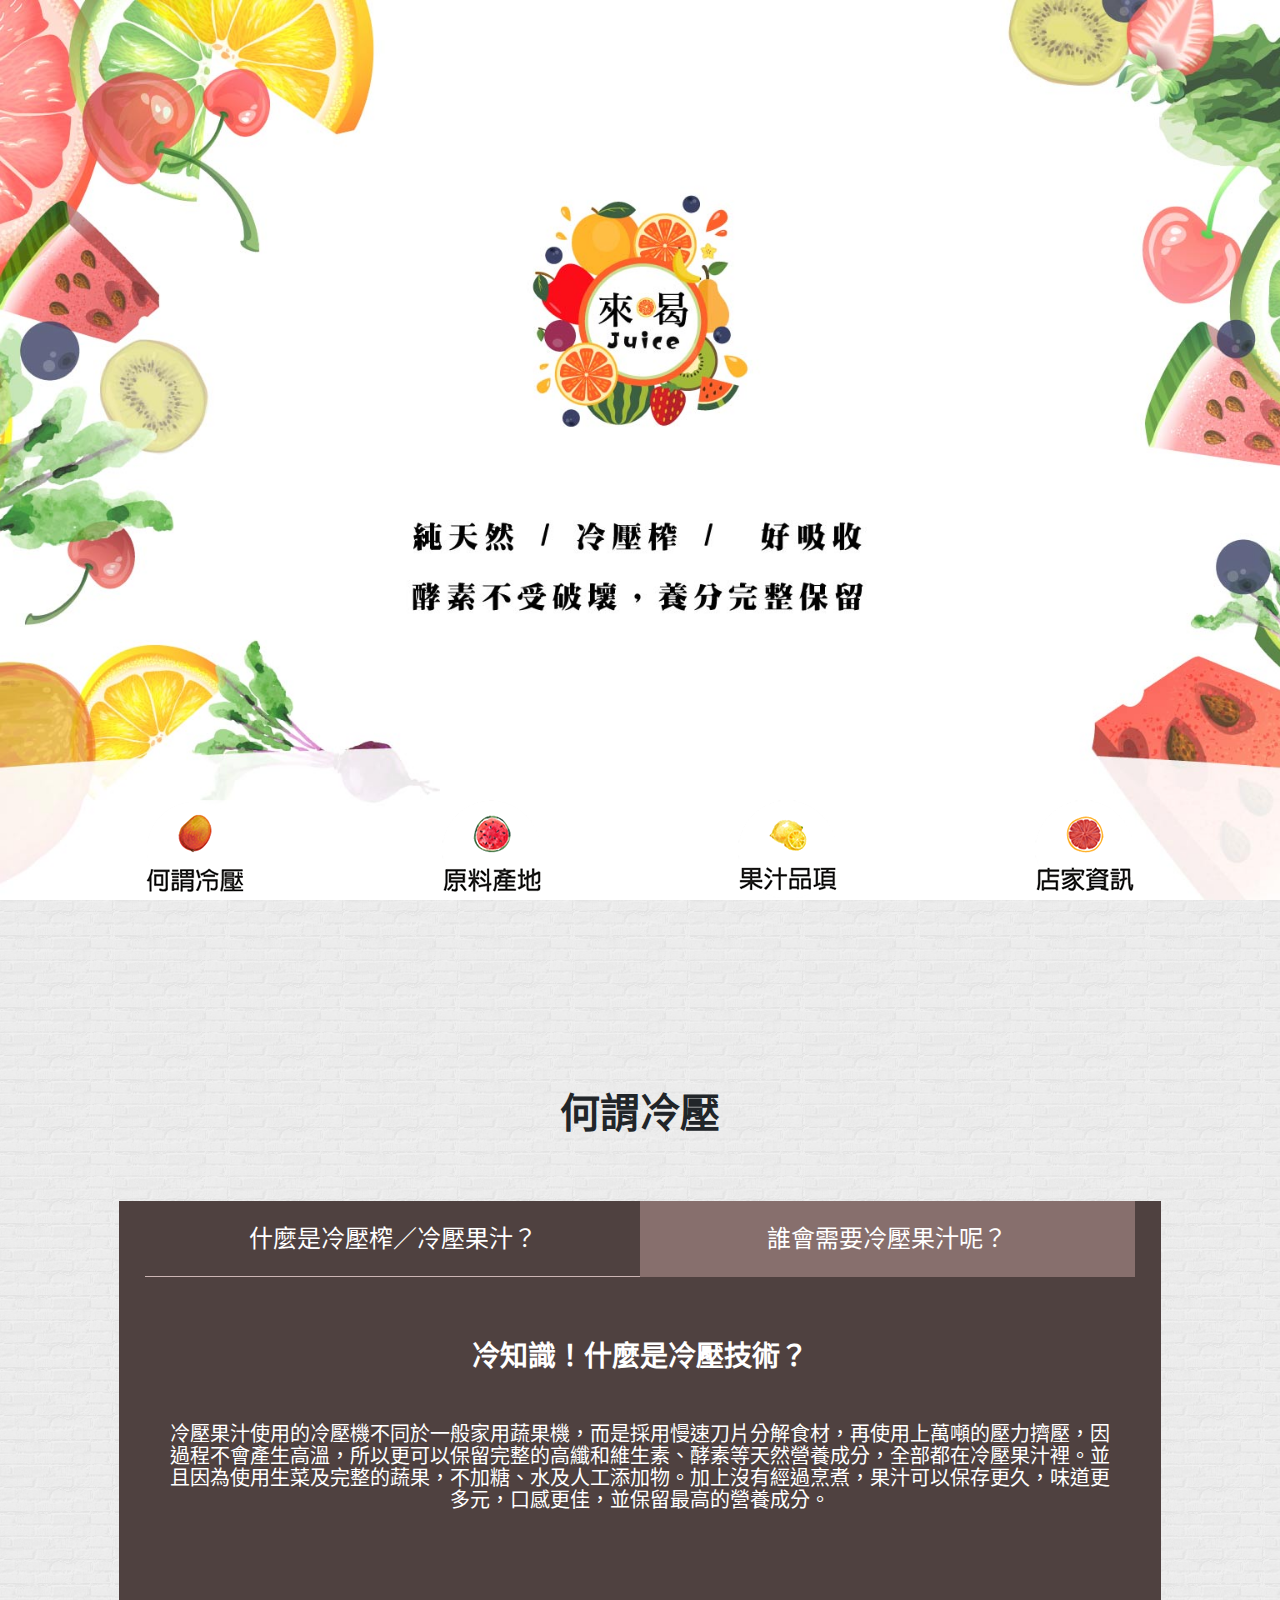
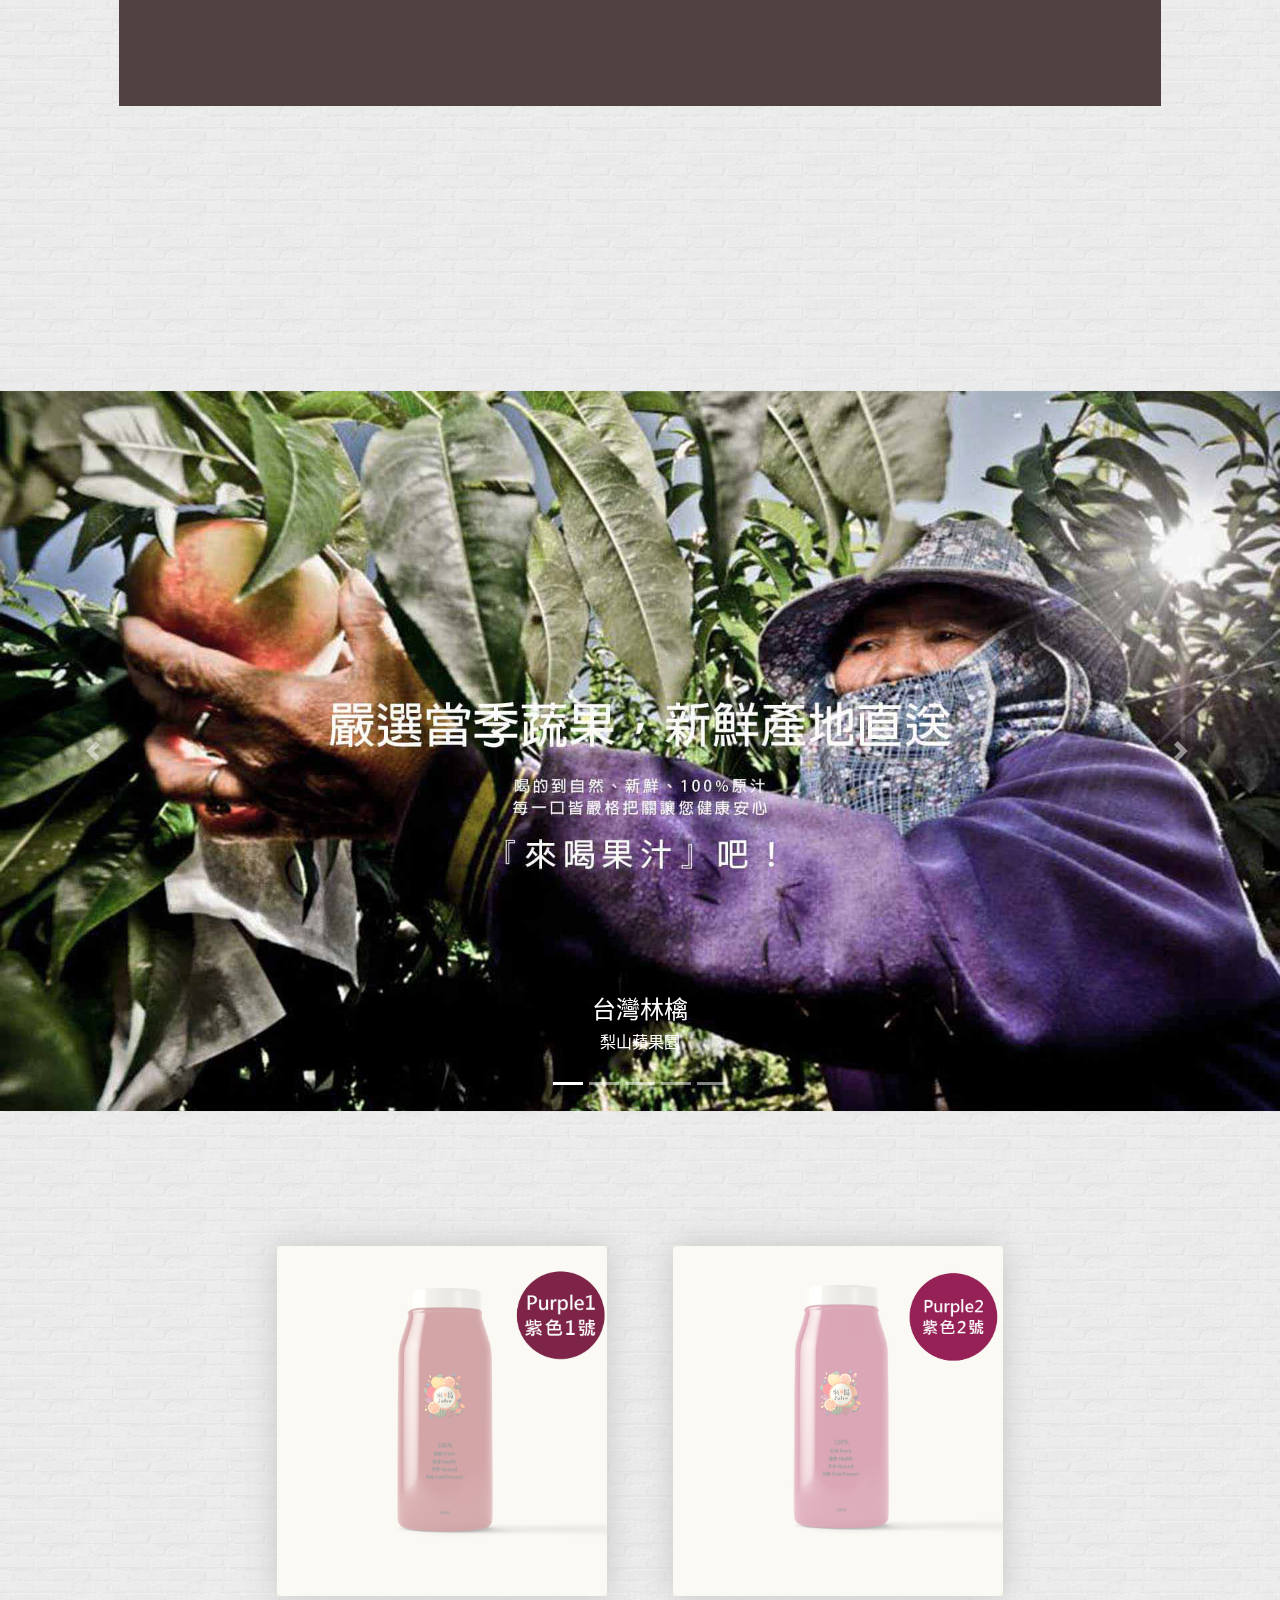
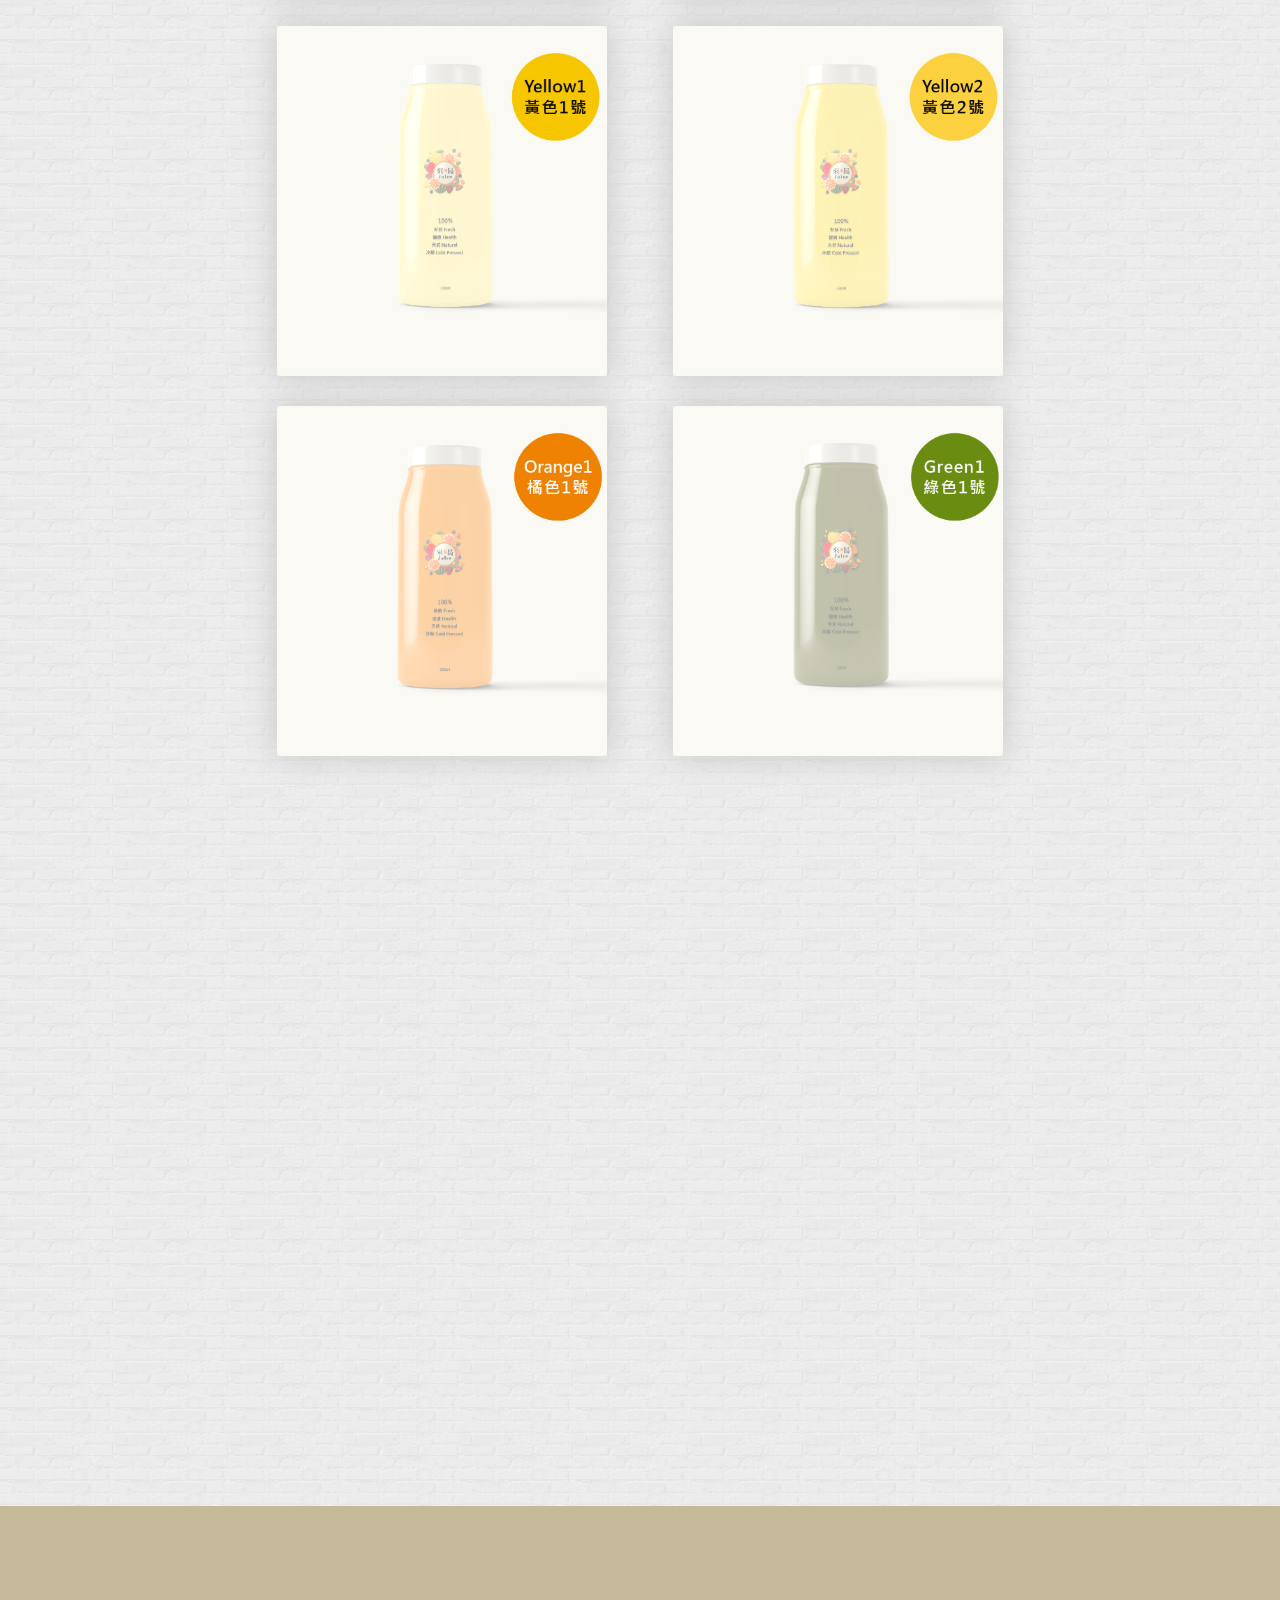
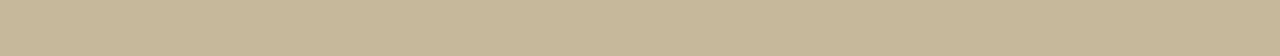
<file: Inedx.html>
<!DOCTYPE html>
<html lang="zh-tw">
  <head>
    <!-- Required meta tags -->
    <meta charset="utf-8">
    <meta name="viewport" content="width=device-width, initial-scale=1, shrink-to-fit=no">
    <!-- Bootstrap CSS -->
    <link rel="stylesheet" href="https://maxcdn.bootstrapcdn.com/font-awesome/4.5.0/css/font-awesome.min.css">
    <link rel="stylesheet" href="css/bootstrap.css">
    <link rel="stylesheet" href="Index.css">
    <link rel="icon" href="icon/favicon.ico" type="image/x-icon">
    <title> 來喝果汁</title>
  </head>
  <body>
    <nav id="navjuice" class="d-none">
      <div class="row">
        <div class="quarter">
          <a href="#header">
            <img src="icon/LOGO.svg" alt="Logo Menu Baptiste Villemur">
          </a>
        </div>
        <div class="rest" >
          <i class="fa fa-bars"></i>
          <div class="text-menu">
            <div>
              <a href="#content1">何謂冷壓</a></div>
              <span class="slash">/</span>
              <div>
                <a href="#content2">新鮮原料</a></div>
                <span class="slash">/</span>
                <div><a href="#content3">果汁品項</a></div>
                <span class="slash">/</span>
                <div>
                  <a href="#content4">店家資訊</a></div>
                </div>
              </div>
            </div>
          </div>
        </div>
      </nav>
    </nav>
    <div id="header" class="contentbBox image" align="center" >
      <div class="arc"></div>
      <div class="bottom col" >
        <div class="row">
          <a href="#content1">
            <div id="bottom1" class="col-3" >
              <a href="#content1">
                <div class="bottomhover1"></div>
              </a>
            </div>
            
            <div id="bottom2" class="col-3">
              <a href="#content2">
                <div class="bottomhover2"></div>
              </a>
            </div>
            
            <div id="bottom3" class="col-3">
              <a href="#content3">
                <div class="bottomhover3"></div>
              </a>
            </div>
            
            <div id="bottom4" class="col-3">
              <a href="#content4">
                <div class="bottomhover4"></div>
              </a>
            </div>
            
          </div>
        </div>
      </div>
      <div id="content">
        <div id="content1"  align="center">
          <div id="coldtext1" class="col-xl-5 col-md-12" style="padding: 0;">
            <h1 class="font-weight-bold">何謂冷壓</h1>
          </div>
          <div class="tabs col" align="center">
            <div id="tab1" class="col-xl-10 col-md-12">
              <ul class="nav nav-pills mb-3 ColdPressUL row" id="pills-tab" role="tablist"  >
                <li class="nav-item ColdPressLI01 col">
                  <a class="nav-link active " id="pills-home-tab" data-toggle="pill" href="#pills-home" role="tab" aria-controls="pills-home" aria-expanded="true">什麼是冷壓榨／冷壓果汁？</a>
                </li>
                <li class="nav-item ColdPressLI02 col">
                  <a class="nav-link" id="pills-profile-tab" data-toggle="pill" href="#pills-profile" role="tab" aria-controls="pills-profile" aria-expanded="true">誰會需要冷壓果汁呢？</a>
                </li>
              </ul>
              <div class="tab-content" id="pills-tabContent">
                <div class="tab-pane fade show active ColdpressContent" id="pills-home" role="tabpanel" aria-labelledby="pills-home-tab">
                  <h3 class="font-weight-bold">冷知識！什麼是冷壓技術？</h3>
                  <p class="h5">冷壓果汁使用的冷壓機不同於一般家用蔬果機，而是採用慢速刀片分解食材，再使用上萬噸的壓力擠壓，因過程不會產生高溫，所以更可以保留完整的高纖和維生素、酵素等天然營養成分，全部都在冷壓果汁裡。並且因為使用生菜及完整的蔬果，不加糖、水及人工添加物。加上沒有經過烹煮，果汁可以保存更久，味道更多元，口感更佳，並保留最高的營養成分。</p>
                </div>
                <div class="tab-pane fade" id="pills-profile" role="tabpanel" aria-labelledby="pills-profile-tab">
                  <p></p>
                  <h3 class="font-weight-bold"> 冷壓果汁！誰需要冷壓果汁？</h3>
                  <p class="h5">如果你/妳常常...
                    覺得累！吃外食！皮膚變差！肚脹！消化不良！頭痛！體重增加！
                    睡眠不足！注意力不集中！暴飲暴食！喝了過量的酒！ 生活壓力大！沒時間照顧自己！
                    不管是為了生活還是理想所奮鬥的人，保有健康，才是你最輝煌的資本！
                  你/妳可以開始考慮投資生活,改變生活, 給你/妳的生活加點</p>
                  
                </div>
              </div>
            </div>
          </div>
        </div>
      </div>
      <div id="content2" id= class="contentbBox container-fluid" >
        <div id="carouselExampleIndicators" class="carousel slide" data-ride="carousel">
          <ol class="carousel-indicators">
            <li data-target="#carouselExampleIndicators" data-slide-to="0" class="active"></li>
            <li data-target="#carouselExampleIndicators" data-slide-to="1"></li>
            <li data-target="#carouselExampleIndicators" data-slide-to="2"></li>
            <li data-target="#carouselExampleIndicators" data-slide-to="3"></li>
            <li data-target="#carouselExampleIndicators" data-slide-to="4"></li>
          </ol>
          <div class="carousel-inner">
            <div class="carousel-item active">
              <img class="d-block w-100" src="img/s-apple.jpg" alt="First slide">
              <div class="carousel-caption d-none d-md-block">
                <h4>台灣林檎</h4>
                <p>梨山蘋果園</p>
              </div>
            </div>
            <div class="carousel-item">
              <img class="d-block w-100" src="img/s-grape.jpg" alt="Second slide">
              <div class="carousel-caption d-none d-md-block">
                <h4>巨峰葡萄</h4>
                <p>陳家果園</p>
              </div>
            </div>
            <div class="carousel-item">
              <img class="d-block w-100" src="img/s-mongo.jpg" alt="Third slide">
              <div class="carousel-caption d-none d-md-block">
                <h4>愛文芒果</h4>
                <p>萬福芒果園</p>
              </div>
            </div>
            <div class="carousel-item">
              <img class="d-block w-100" src="img/s-tomato.jpg" alt="Third slide">
              <div class="carousel-caption d-none d-md-block">
                <h4>玉女小番茄</h4>
                <p>雲林有機農場</p>
              </div>
            </div>
            <div class="carousel-item">
              <img class="d-block w-100" src="img/s-pineapple.jpg" alt="Third slide">
              <div class="carousel-caption d-none d-md-block">
                <h4>關廟鳳梨</h4>
                <p>莊家農園</p>
              </div>
            </div>
          </div>
          <a class="carousel-control-prev" href="#carouselExampleIndicators" role="button" data-slide="prev">
            <span class="carousel-control-prev-icon" aria-hidden="true"></span>
            <span class="sr-only">Previous</span>
          </a>
          <a class="carousel-control-next" href="#carouselExampleIndicators" role="button" data-slide="next">
            <span class="carousel-control-next-icon" aria-hidden="true"></span>
            <span class="sr-only">Next</span>
          </a>
        </div>
      </div>
      <div id="content3" class="container-fluid" >
        <div id=picboxall class="col-8 " style="padding:0;">
          <div class="row justify-content-around">
            <div id="pic1" class="col-xl-5 col-md-12" style="padding:0;" >
              <div class="hover1" ></div>
            </div>
            <div id="pic2" class="col-xl-5 col-md-12" style="padding:0;">
              <div class="hover2" ></div>
            </div>
            <div id="pic3" class="col-xl-5 col-md-12" style="padding:0;" >
              <div class="hover3"></div>
            </div>
            <div id="pic4" class="col-xl-5 col-md-12" style="padding:0;" >
              <div class="hover4"></div>
            </div>
            <div id="pic5" class="col-xl-5 col-md-12" style="padding:0;" >
              <div class="hover5"></div>
            </div>
            <div id="pic6" class="col-xl-5 col-md-12" style="padding:0;" >
              <div class="hover6"></div>
            </div>
          </div>
        </div>
      </div>
      <div id="content4" class=" container-fluid">
        <div class="row justify-content-center">
          <div id="location" class="col-8">
            <div class="row">
              <div id="map" class="col-xl-7 col-md-12 " ></div>
              <div id="time" class="col-xl-5 col-md-12 "></div>
            </div>
          </div>
        </div>
      </div>
      <div id="footer" class="container-fluid" >
        <div  class="row justify-content-center">
          <div class="col-xl-8 col-md-12" >
            <div class="row">
              <div id="footer_logo" class="col-xl-2 col-md-12" >
                <div></div>
              </div>
              <div id="footer_farm" class="col-xl-5 col-md-12">
                <div class="col"></div>
                <div class="row"></div>
              </div>
              <div id="footer_copyright" class="col-xl-5 col-md-12">
                <div class="col"></div>
              </div>
            </div>
          </div>
        </div>
      </div>
    </div>
    
    
    
    
    <!-- Optional JavaScript -->
    <!-- jQuery first, then Popper.js, then Bootstrap JS -->
    <script src="https://code.jquery.com/jquery-3.2.1.slim.min.js" integrity="sha384-KJ3o2DKtIkvYIK3UENzmM7KCkRr/rE9/Qpg6aAZGJwFDMVNA/GpGFF93hXpG5KkN" crossorigin="anonymous"></script>
    <script src="https://cdnjs.cloudflare.com/ajax/libs/popper.js/1.11.0/umd/popper.min.js" integrity="sha384-b/U6ypiBEHpOf/4+1nzFpr53nxSS+GLCkfwBdFNTxtclqqenISfwAzpKaMNFNmj4" crossorigin="anonymous"></script>
    <script src="https://maxcdn.bootstrapcdn.com/bootstrap/4.0.0-beta/js/bootstrap.min.js" integrity="sha384-h0AbiXch4ZDo7tp9hKZ4TsHbi047NrKGLO3SEJAg45jXxnGIfYzk4Si90RDIqNm1" crossorigin="anonymous"></script>
    <script>
    //console.log($( window ).height());
    $( window ).scroll(function() {
    var windows_height = $( window ).height();
    //一開始先將要作用的ex.NAVbar設定為不顯示(d-none)
    //卷軸滑超出使用者螢幕尺寸的高度,把不顯示的指令移除
    if ($(window).scrollTop() > windows_height) {
    $("#navjuice").removeClass( "d-none" );
    //console.log('show');
    //反之，如果轉軸滑回，顯示"d-none"
    }else{
    $("#navjuice").addClass( "d-none" );
    //console.log('hiiden');
    }
    //console.log($(window).scrollTop());
    });
    $(document).ready(function() {
    
    console.log('Document ready');
    $('.fa-bars').click(function() {
    $('.text-menu').toggleClass('menu-appear');
    });
    $('nav .text-menu a').click(function() {
    $('.text-menu').toggleClass('menu-appear');
    });
    
    });
    </script>
  </body>
</html>
</file>
<file: Index.css>
@charset "utf-8";
* {
margin: 0;
padding: 0;
box-sizing: border-box;
}
::-moz-selection {
background: #366284;
color: white;
}
::selection {
background: #366284;
color: white;
}
body {
background: url(img/brickwall.png) repeat;
background-size: contain;
height: 8vh;
margin: 0px 0vh 0%;
padding:
}

.phonebottombox{
    margin-top: 80vh;
}
#phonebotton{
    width: 50px;
    height: 50px;
    background-image: url(icon/phonebottom.svg);
    display: none;
}
.image
{
background-image: url(img/header-bg-02.jpg);
background-size: cover;
background-position: center center;
width : 100%;
height : 100vh;

}

.bottom{
height: 150px;
position: absolute;
bottom: 0;
padding-top: 25px;
}
#bottom1{
height: 150px;
background-image: url(icon/bottom1-1.png);
background-repeat: no-repeat;
background-position: center center;
}
.bottomhover1{
height: 150px;
background-image: url(icon/bottom1-2.png);
background-repeat: no-repeat;
background-position: center center;
transition:all 1s;
border-radius:5px;
}
.bottomhover1:hover{
opacity:0;
transition:all 0.5s;
}
#bottom2{
height: 150px;
background-image: url(icon/bottom2-1.png);
background-repeat: no-repeat;
background-position: center center;
}
.bottomhover2{
height: 150px;
background-image: url(icon/bottom2-2.png);
background-repeat: no-repeat;
background-position: center center;
transition:all 1s;
border-radius:5px;
}
.bottomhover2:hover{
opacity:0;
transition:all 0.5s;
}
#bottom3{
height: 150px;
background-image: url(icon/bottom3-1.png);
background-repeat: no-repeat;
background-position: center center;
}

.bottomhover3{
height: 150px;
background-image: url(icon/bottom3-2.png);
background-repeat: no-repeat;
background-position: center center;
transition:all 1s;
border-radius:5px;
}
.bottomhover3:hover{
opacity:0;
transition:all 0.5s;
}

#bottom4{
height: 150px;
background-image: url(icon/bottom4-1.png);
background-repeat: no-repeat;
background-position: center center;
}
.bottomhover4{
height: 150px;
background-image: url(icon/bottom4-2.png);
background-repeat: no-repeat;
background-position: center center;
transition:all 1s;
border-radius:5px;
}
.bottomhover4:hover{
opacity:0;
transition:all 0.5s;
}
.contentbBox{
height: 100vh;
}
#content1{
padding-top: 15%;
}

#coldtext1{
padding-top: 200px;
margin-bottom: 65px;
font-family: "微軟正黑體";

}
#tab1{
    height: 505px;
    background-color: #4F4140;
    padding: 0;
    margin-bottom: 150px;
    font-family: "微軟正黑體";
    color: white;
}
.nav-item .nav-link{
        color: white;
}
.ColdPressUL{
    height: 75px;
    color: white;
    line-height: 60px;
    font-size: 24px;
    background-color: yellow;
    margin: 0;
    padding: 0;
}
.ColdPressLI01{
    color: white;
    background-color: #CCB5B4;
    float: left;
    padding: 0;
}
.ColdPressLI02{
    color: white;
    background-color: #876F6D;
    float: right;
    padding: 0;
}
.nav-pills .nav-link.active,
.show > .nav-pills .nav-link {
    height: 75px;
  color: #fff;
  background-color: #4F4140;
}
.nav-pills .nav-link {
  border-radius: 0rem;
}
.ColdpressContent{
    padding: 50px;
}
#pills-tabContent .font-weight-bold{
    margin-bottom: 50px;
}
.ColdAbout{
    line-height: 35px;
    letter-spacing: 5px;
}
#content2{
padding-top: 15vh;
font-family: "微軟正黑體";
}

#content3{
padding-top: 15vh;	
}
#picboxall{
margin-left: auto;
margin-right: auto;
margin-bottom: 10vh;

}


#pic1{
height: 350px;
background-image: url(img/pic01.jpg);
background-size:cover ;
background-position: center center;
margin-bottom: 30px; 
box-shadow:0px 0px 30px #C6C6C6; 
}

.hover1{
height: 350px;
background-image: url(img/pichover01.jpg);
background-size:cover ;
background-position: center center;
transition:all 1s;
border-radius:5px;
}
.hover1:hover{
opacity:0;
transition:all 0.5s;
}

#pic2{
height: 350px;
background-image: url(img/pic02.jpg);
background-size: cover;
background-position: center center;
margin-bottom: 30px; 
box-shadow:0px 0px 30px #C6C6C6; 
}
.hover2{
height: 350px;
background-image: url(img/pichover02.jpg);
background-size: cover;
background-position: center center;
transition:all 1s;
border-radius:5px;
}
.hover2:hover{
opacity:0;
transition:all 0.5s;
}
#pic3{
height: 350px;
background-image: url(img/pic03.jpg);
background-size: cover;
background-position: center center;
margin-bottom: 30px; 
box-shadow:0px 0px 30px #C6C6C6; 
}
.hover3{
height: 350px;
background-image: url(img/pichover03.jpg);
background-size: cover;
background-position: center center;
transition:all 1s;
border-radius:5px;
}
.hover3:hover{
opacity:0;
transition:all 0.5s;
}
#pic4{
height: 350px;
background-image: url(img/pic04.jpg);
background-size: cover;
background-position: center center;
margin-bottom: 30px; 
box-shadow:0px 0px 30px #C6C6C6; 
}
.hover4{
height: 350px;
background-image: url(img/pichover04.jpg);
background-size: cover;
background-position: center center;
transition:all 1s;
border-radius:5px;
}
.hover4:hover{
opacity:0;
transition:all 0.5s;
}
#pic5{
height: 350px;
background-image: url(img/pic05.jpg);
background-size: cover;
background-position: center center;
margin-bottom: 30px; 
box-shadow:0px 0px 30px #C6C6C6; 
}
.hover5{
height: 350px;
background-image: url(img/pichover05.jpg);
background-size: cover;
background-position: center center;
transition:all 1s;
border-radius:5px;
}
.hover5:hover{
opacity:0;
transition:all 0.5s;
}
#pic6{
height: 350px;
background-image: url(img/pic06.jpg);
background-size: cover; 
background-position: center center;
margin-bottom: 30px; 
box-shadow:0px 0px 30px #C6C6C6; 

}
.hover6{
height: 350px;
background-image: url(img/pichover06.jpg);
background-size: cover;
background-position: center center;
transition:all 1s;
border-radius:5px;
}
.hover6:hover{
opacity:0;
transition:all 0.5s;
}
#content4{
padding-top: 10vh;
padding-bottom: 10vh;
}

#map{
height: 450px;
}
iframe{
    height: 450px;
    width: 500px;
}

#time{
height: 450px;
font-family: "微軟正黑體";
padding-top: 125px;
}
#address{
    height: 200px;
}

#address1{
    height: 150px;
    border-right: thin solid rgba(23,23,23,1);
}

#footer{
background-color: #C6B999;
font-family: "微軟正黑體";
}

#footer_logo{
    height: 150px;
    padding-top: 35px;

}
#footer li{
    list-style: none;

}
#logo{

height: 80px;
background-image: url(icon/QR.jpg);
background-size: 75%;
background-position: center center;
background-repeat: no-repeat;

}

#footer_farm{
    height: 150px;
    padding-top: 35px;
}
#farmer{
    height: 80px;

}

#farmerbox1{
    height: 30px;

}

#farmerbox2{
    height: 50px;

}
#farmerbox3{
    height: 50px;

}


#footer_copyright{
    height: 150px;

    padding-top: 35px;

}
#copyright{
    height: 80px;

}
#copyright1{
    height: 30px;
}
#copyright2{
    height: 50px;
}

/* MENU
----------------------------------------*/
nav {
z-index: 99999;
position: fixed;
height: 15vh;
line-height: 15vh;
width: 100%;
font-size: 1.3em;
font-family: 'Raleway', sans-serif;
font-weight: 700;
background: rgba(255, 255, 255, 0.9);
box-shadow: 0 0 10px #4b4b4b;


}
nav img {
margin-top: 0.5vh;
}
nav .rest {
text-align: right;
}
nav:hover {
background: rgba(255, 255, 255, 0.8);
}
nav img {
height: 12vh;
width: auto;
transition: 0.2s;
}
nav img:hover {
transform: scale(1.1);

transition: 0.2s;
}
nav .text-menu {
display: flex;
flex-flow: wrap row;
justify-content: space-around;

}
nav p {
display: inline;
position: relative;
}
nav > div > div > div > div > a {
display: block;
font-family: '微軟正黑體', sans-serif;
font-weight: 700;
font-size: 1em;
text-transform: uppercase;
color: #13222E;
text-decoration: none;
transition: .1s;
}
nav > div > div > div > div > a:hover {
color: #6f6f6f;
}
nav a:hover+ul, nav a+ul:hover {
opacity: 1;
visibility: visible;
}
nav .slash {
color: #d5d5d5;
}
nav .fa {
display: none;
color: #366284;
font-size: 7vh;
margin-top: 3.75vh;
}
@media (max-width: 798px) {

nav .text-menu {
position: absolute;
top: -85vh;
left: 0;
background: white;
width: 100%;
height: 85vh;
text-align: center;
transition: 0.5s;
z-index: -1;
}

nav .text-menu * {
height: 12vh;
}

nav .menu-appear {
position: absolute;
top: 15vh;
transition: 0.5s;
}

nav .fa {
display: block;
}

nav .six {
width: 48%;
}

nav .text-menu {

display: flex;
flex-flow: wrap column;
position: absolute;
top: -85vh;
left: 0;
background: white;
width: 100%;
height: 85vh;
text-align: center;
transition: 0.5s;
z-index: -1;
}

nav .text-menu * {
height: 12vh;
}

nav .text-menu a:hover+ul {
display: none;
}

nav .menu-appear {
position: absolute;
top: 15vh;
transition: 0.5s;
}

nav .fa {
display: block;
}


.image
{
background-image: url(img/header-bg-phone.jpg);
background-size: cover;
background-position: center center;
width : 100%;
height : 100vh;
}

.bottom{
display: none;
}

#pic1{
height: 280px;
background-image: url(img/pic01.jpg);
background-size: cover;
background-position: center center;
margin-bottom: 10%;
box-shadow:0px 0px 30px #C6C6C6; 
}

.hover1{
height: 280px;
background-image: url(img/pic01.jpg);
background-size: cover;
background-position: center center;
margin-bottom: 10%;
}

#pic2{
height: 280px;
background-image: url(img/pic02.jpg);
background-size: cover;
background-position: center center;
margin-bottom: 10%;
box-shadow:0px 0px 30px #C6C6C6; 
}
.hover2{
height: 280px;
background-image: url(img/pic02.jpg);
background-size: cover;
background-position: center center;
margin-bottom: 10%;
}
 
#pic3{
height: 280px;
background-image: url(img/pic03.jpg);
background-size: cover;
background-position: center center;
margin-bottom: 10%;
box-shadow:0px 0px 30px #C6C6C6; 
}
.hover3{
height: 280px;
background-image: url(img/pic03.jpg);
background-size: cover;
background-position: center center;
margin-bottom: 10%;
}

#pic4{
height: 280px;
background-image: url(img/pic04.jpg);
background-size: cover;
background-position: center center;
margin-bottom: 10%;
box-shadow:0px 0px 30px #C6C6C6; 
}
.hover4{
height: 280px;
background-image: url(img/pic04.jpg);
background-size: cover;
background-position: center center;
margin-bottom: 10%;
}

#pic5{
height: 280px;
background-image: url(img/pic05.jpg);
background-size: cover;
background-position: center center;
margin-bottom: 10%;
box-shadow:0px 0px 30px #C6C6C6; 
}
.hover5{
height: 280px;
background-image: url(img/pic05.jpg);
background-size: cover;
background-position: center center;
margin-bottom: 10%;
}

#pic6{
height: 280px;
background-image: url(img/pic06.jpg);
background-size: cover; 
background-position: center center;
margin-bottom: 10%; 
box-shadow:0px 0px 30px #C6C6C6; 

}
.hover6{
height: 280px;
background-image: url(img/pic06.jpg);
background-size: cover; 
background-position: center center;
margin-bottom: 10%; 
}

#logo{

height: 80px;
background-image: url(icon/QR.jpg);
background-size: 20%;
background-position: center center;
background-repeat: no-repeat;

}

iframe{
    height: 450px;
    width: 340px;
}
}

.row  {
width: 95%;
margin: 0 auto;
text-align: center;
}
.quarter, .rest {
text-align: left;
line-height: 15vh;
float:left;
}
.quarter {
width: 23%;
}
.rest {
width: 73%;
}
</file>
